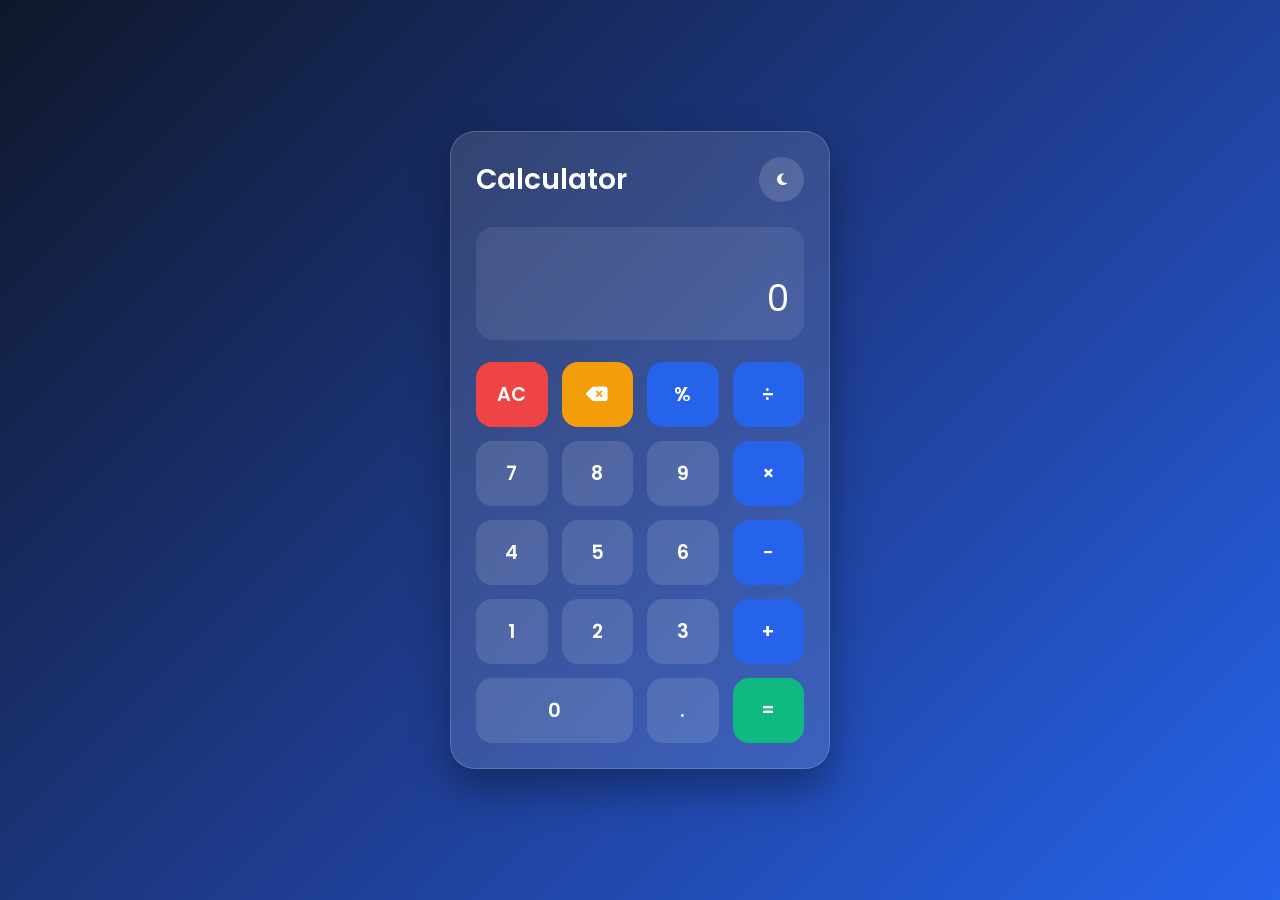
<file: index.html>
<!DOCTYPE html>
<html lang="en">

<head>
    <meta charset="UTF-8">
    <meta name="viewport" content="width=device-width, initial-scale=1.0">

    <title>Modern Calculator</title>

    <!-- Google Font -->
    <link href="https://fonts.googleapis.com/css2?family=Poppins:wght@300;400;500;600;700&display=swap" rel="stylesheet">

    <!-- Font Awesome -->
    <link rel="stylesheet"
        href="https://cdnjs.cloudflare.com/ajax/libs/font-awesome/6.7.2/css/all.min.css">

    <!-- CSS -->
    <link rel="stylesheet" href="style.css">
</head>

<body>

    <div class="container">

        <div class="calculator">

            <!-- Header -->
            <div class="header">

                <h2>Calculator</h2>

                <button class="theme-btn">
                    <i class="fa-solid fa-moon"></i>
                </button>

            </div>

            <!-- Display -->

            <div class="display-box">

                <div id="history"></div>

                <input
                    type="text"
                    id="display"
                    value="0"
                    readonly>

            </div>

            <!-- Buttons -->

            <div class="buttons">

                <button class="btn clear">AC</button>

                <button class="btn delete">
                    <i class="fa-solid fa-delete-left"></i>
                </button>

                <button class="btn operator">%</button>

                <button class="btn operator">÷</button>


                <button class="btn number">7</button>

                <button class="btn number">8</button>

                <button class="btn number">9</button>

                <button class="btn operator">×</button>


                <button class="btn number">4</button>

                <button class="btn number">5</button>

                <button class="btn number">6</button>

                <button class="btn operator">−</button>


                <button class="btn number">1</button>

                <button class="btn number">2</button>

                <button class="btn number">3</button>

                <button class="btn operator">+</button>


                <button class="btn zero number">0</button>

                <button class="btn number">.</button>

                <button class="btn equal">=</button>

            </div>

        </div>

    </div>

    <!-- JavaScript -->

    <script src="script.js"></script>

</body>

</html>
</file>
<file: style.css>
/* =========================
   GOOGLE FONT & RESET
========================= */

*{
    margin:0;
    padding:0;
    box-sizing:border-box;
    font-family:'Poppins',sans-serif;
}

body{
    min-height:100vh;
    display:flex;
    justify-content:center;
    align-items:center;
    background:linear-gradient(135deg,#0f172a,#1e3a8a,#2563eb);
    padding:20px;
}

/* =========================
   CONTAINER
========================= */

.container{
    width:100%;
    display:flex;
    justify-content:center;
    align-items:center;
}

/* =========================
   CALCULATOR
========================= */

.calculator{

    width:100%;
    max-width:380px;

    background:rgba(255,255,255,.12);

    backdrop-filter:blur(20px);

    border:1px solid rgba(255,255,255,.18);

    border-radius:25px;

    padding:25px;

    box-shadow:
    0 20px 40px rgba(0,0,0,.35);

}

/* =========================
   HEADER
========================= */

.header{

    display:flex;

    justify-content:space-between;

    align-items:center;

    margin-bottom:25px;

}

.header h2{

    color:#fff;

    font-size:28px;

    font-weight:600;

}

.theme-btn{

    width:45px;

    height:45px;

    border:none;

    border-radius:50%;

    background:rgba(255,255,255,.15);

    color:#fff;

    cursor:pointer;

    transition:.3s;

}

.theme-btn:hover{

    transform:rotate(25deg);

    background:#2563eb;

}

/* =========================
   DISPLAY
========================= */

.display-box{

    background:rgba(255,255,255,.08);

    border-radius:18px;

    padding:15px;

    margin-bottom:22px;

}

#history{

    min-height:22px;

    color:#d1d5db;

    text-align:right;

    font-size:.9rem;

    margin-bottom:8px;

}

#display{

    width:100%;

    border:none;

    outline:none;

    background:transparent;

    color:#fff;

    font-size:2.2rem;

    text-align:right;

}

/* =========================
   BUTTON GRID
========================= */

.buttons{

    display:grid;

    grid-template-columns:repeat(4,1fr);

    gap:14px;

}

/* =========================
   BUTTON
========================= */

.btn{

    height:65px;

    border:none;

    border-radius:16px;

    cursor:pointer;

    font-size:1.2rem;

    font-weight:600;

    color:#fff;

    background:rgba(255,255,255,.12);

    transition:.25s;

}

.btn:hover{

    transform:translateY(-3px);

    background:rgba(255,255,255,.22);

}

.btn:active{

    transform:scale(.95);

}

/* =========================
   COLORS
========================= */

.operator{

    background:#2563eb;

}

.operator:hover{

    background:#1d4ed8;

}

.clear{

    background:#ef4444;

}

.clear:hover{

    background:#dc2626;

}

.delete{

    background:#f59e0b;

}

.delete:hover{

    background:#d97706;

}

.equal{

    background:#10b981;

}

.equal:hover{

    background:#059669;

}

/* =========================
   ZERO BUTTON
========================= */

.zero{

    grid-column:span 2;

}

/* =========================
   RESPONSIVE
========================= */

@media(max-width:480px){

.calculator{

padding:18px;

}

.header h2{

font-size:24px;

}

.btn{

height:58px;

font-size:1.1rem;

}

#display{

font-size:1.8rem;

}

}

/* ==========================
   LIGHT THEME
========================== */

body.light{
    background:linear-gradient(135deg,#f8fafc,#dbeafe,#bfdbfe);
}

body.light .calculator{
    background:rgba(255,255,255,.9);
    border:1px solid rgba(0,0,0,.08);
}

body.light .header h2{
    color:#111827;
}

body.light .display-box{
    background:#f3f4f6;
}

body.light #display{
    color:#111827;
}

body.light #history{
    color:#6b7280;
}

body.light .btn{
    background:#e5e7eb;
    color:#111827;
}

body.light .btn:hover{
    background:#d1d5db;
}

body.light .theme-btn{
    background:#e5e7eb;
    color:#111827;
}

body.light .operator{
    background:#2563eb;
    color:white;
}

body.light .clear{
    background:#ef4444;
    color:white;
}

body.light .delete{
    background:#f59e0b;
    color:white;
}

body.light .equal{
    background:#10b981;
    color:white;
}
</file>
